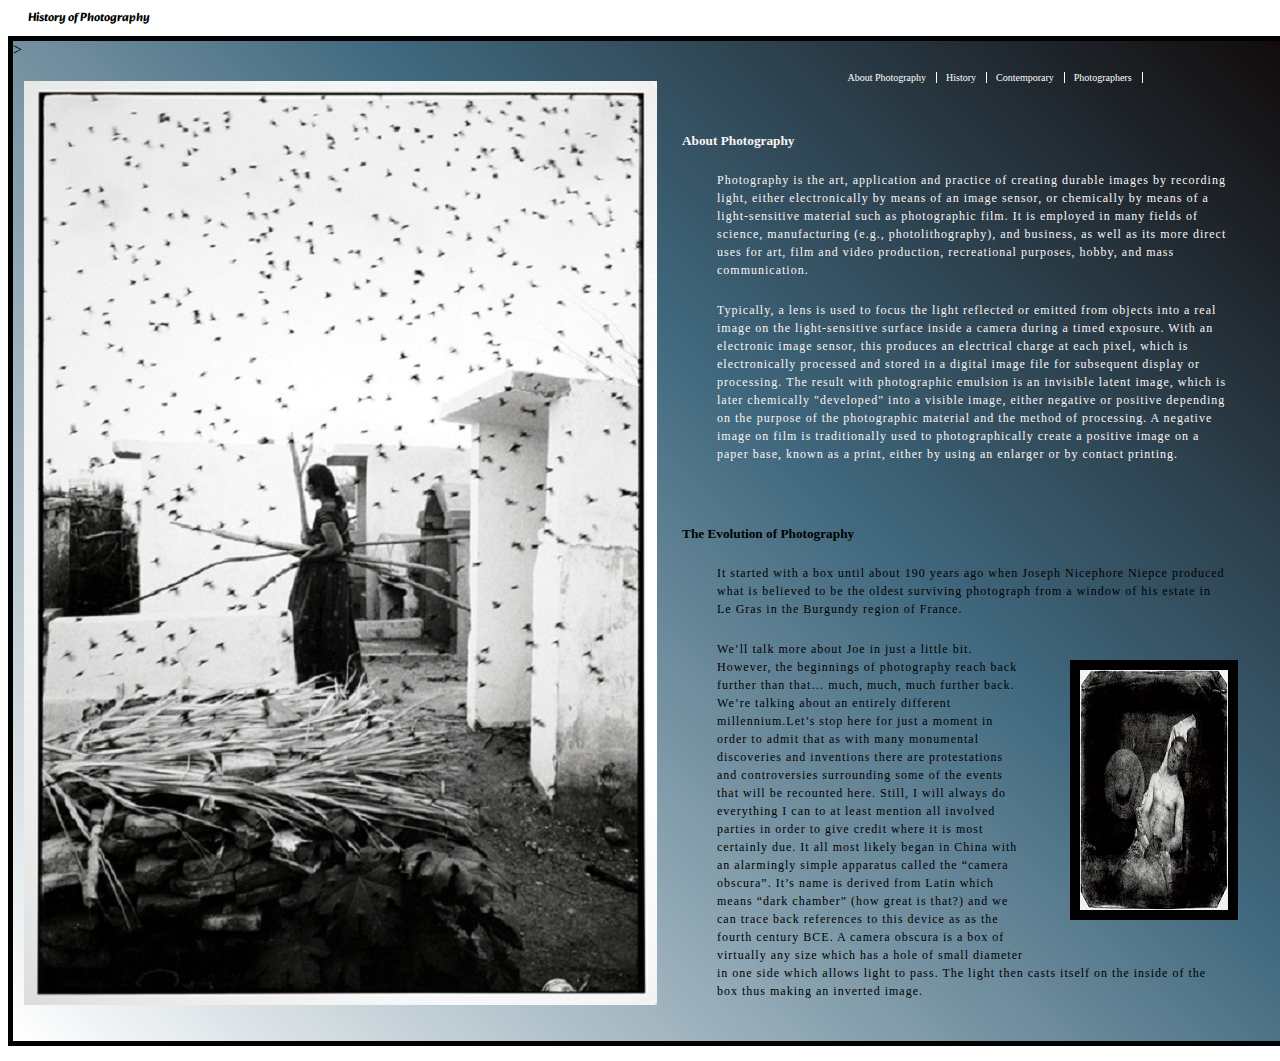
<file: index.html>
<!DOCTYPE html>
<html lang="en">

 <head>
    <title>History of Photography</title>
    <meta charset="UTF-8">
    <meta name="author descripiton=Kyoko freire">
    <meta name="viewport" content="width=device-width, initial-scale=1.0">
    <link rel="stylesheet" href="midterm.css"  media="screen"> 
    <link rel="preconnect" href="https://fonts.googleapis.com">
    <link rel="preconnect" href="https://fonts.gstatic.com" crossorigin>
    <link href="https://fonts.googleapis.com/css2?family=Alkatra&display=swap" rel="stylesheet">
 </head>

<body>
   <div class="header">
      <h1>History of Photography</h1>
   </div>

 <div class="container">
 <style>
   .container {background: rgb(63,129,167);
   background: linear-gradient(45deg, rgba(63,129,167,0) 0%, rgba(64,104,126,1) 60%, rgba(17,10,10,1) 100%);} 
</style>>

      <div class="left">
         
       <style>
         .photo1{margin-left:10% !important}
         .container{border: solid black 5px;}
       </style>

       <img src="images/1.jpg"  class="photo1 photo8" alt="photo 1" >
      </div>

      <div class="right">
          <nav>
            <ul>
               <li><a href="index.html">About Photography</li>
               <li><a href="history.html">History</a></li>
               <li><a href="contemporary.html">Contemporary</a></li>
               <li><a href="photographers.html">Photographers</a></li>
            </ul>
            </nav>

            

            <h5 style="margin-left: 30px;  width: 80%; color:hsl(0, 37%, 97%);">About Photography</h5>
             <p style="color:hsl(0, 37%, 97%);">Photography is the art, application and practice of creating durable images by recording light, either electronically by means of an image sensor, or chemically by means of a light-sensitive material such as photographic film. It is employed in many fields of science, manufacturing (e.g., photolithography), and business, as well as its more direct uses for art, film and video production, recreational purposes, hobby, and mass communication.</p>
             <p style="color:hsl(0, 37%, 97%);">Typically, a lens is used to focus the light reflected or emitted from objects into a real image on the light-sensitive surface inside a camera during a timed exposure. With an electronic image sensor, this produces an electrical charge at each pixel, which is electronically processed and stored in a digital image file for subsequent display or processing. The result with photographic emulsion is an invisible latent image, which is later chemically "developed" into a visible image, either negative or positive depending on the purpose of the photographic material and the method of processing. A negative image on film is traditionally used to photographically create a positive image on a paper base, known as a print, either by using an enlarger or by contact printing.</p>
               </br>

             <h5 style="margin-left: 30px;  width: 80%;">The Evolution of Photography</h5>
             <p style="color:black;">It started with a box until about 190 years ago when Joseph Nicephore Niepce produced what is believed to be the oldest surviving photograph from a window of his estate in Le Gras in the Burgundy region of France.</p>
            
            <style>
             .photo8{
               float: right;
               margin: 20px 55px 40px 35pt;
               clear:clear;
             }
             .border{
               border:solid 10px;
               border-color:black;
             }
             </style>

             <img src="images/8.jpg" class="photo8 border"  alt="photo 8" >
             <p> We’ll talk more about Joe in just a little bit. However, the beginnings of photography reach back further than that… much, much, much further back. We’re talking about an entirely different millennium.Let’s stop here for just a moment in order to admit that as with many monumental discoveries and inventions there are protestations and controversies surrounding some of the events that will be recounted here. Still, I will always do everything I can to at least mention all involved parties in order to give credit where it is most certainly due. It all most likely began in China with an alarmingly simple apparatus called the “camera obscura”. It’s name is derived from Latin which means “dark chamber” (how great is that?) and we can trace back references to this device as as the fourth century BCE. A camera obscura is a box of virtually any size which has a hole of small diameter in one side which allows light to pass. The light then casts itself on the inside of the box thus making an inverted image.</p>
             
      </div>
 </div>
</body>
</html>
</file>
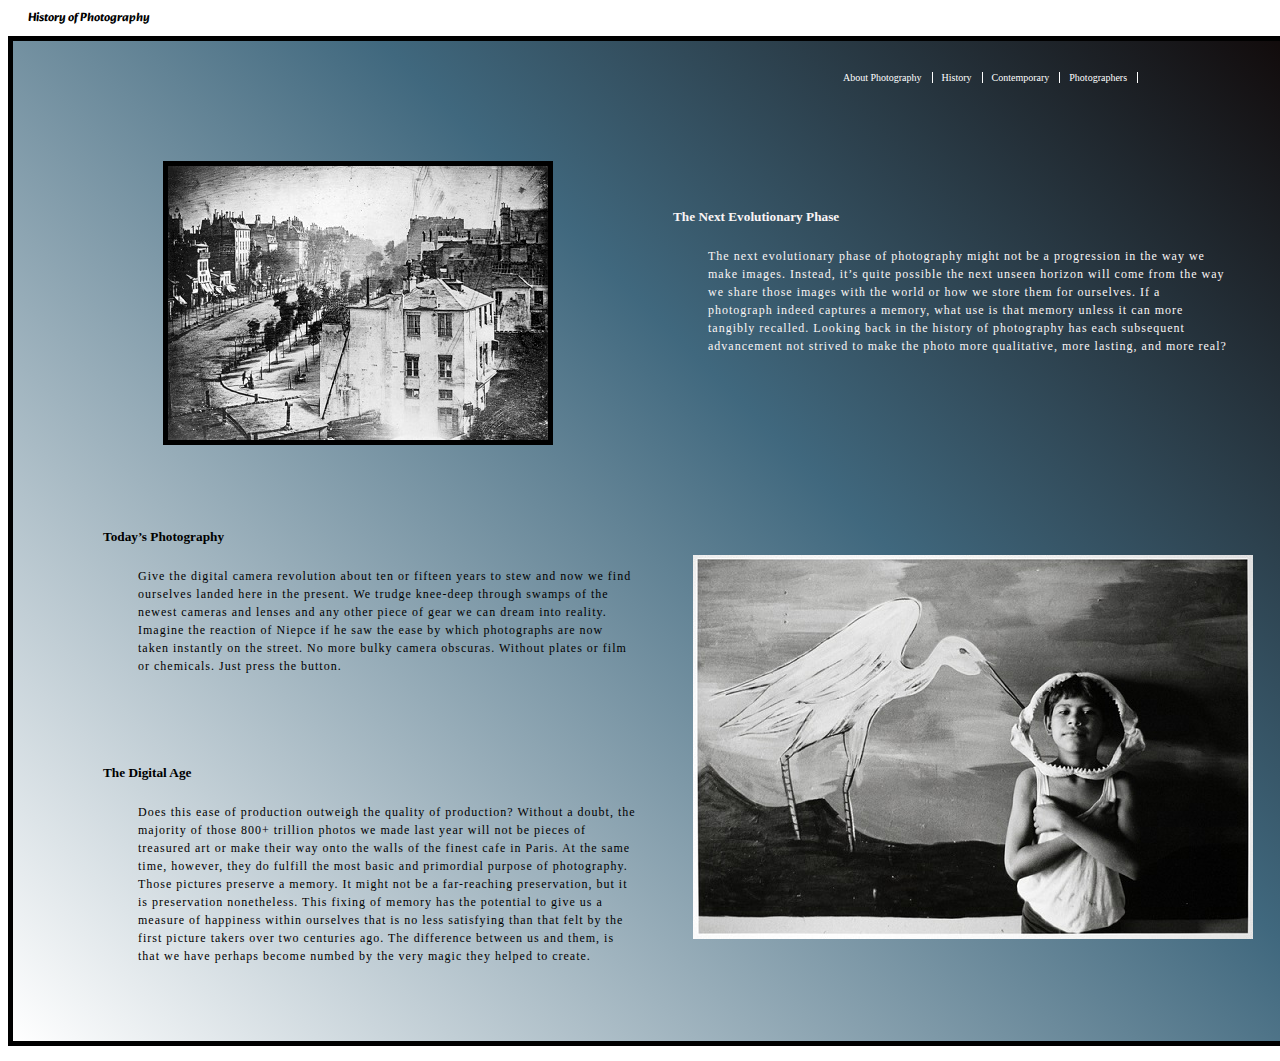
<file: contemporary.html>
<!DOCTYPE html>
<html lang="en">

 <head>
    <title>History of Photography</title>
    <meta charset="UTF-8">
    <meta name="author descripiton=Kyoko freire">
    <meta name="viewport" content="width=device-width, initial-scale=1.0">
    <link rel="stylesheet" href="midterm.css"  media="screen"> 
    <link rel="preconnect" href="https://fonts.googleapis.com">
    <link rel="preconnect" href="https://fonts.gstatic.com" crossorigin>
    <link href="https://fonts.googleapis.com/css2?family=Alkatra&display=swap" rel="stylesheet">
 </head>

<body>
   <div class="header">
      <h1>History of Photography</h1>
   </div>

<div class="container">
   <style>
      .container {
        background: rgb(63,129,167);
        background: linear-gradient(45deg, rgba(63,129,167,0) 0%, rgba(64,104,126,1) 60%, rgba(17,10,10,1) 100%);} 
   </style>

   <div class="left">
    <img  src="images/3.jpg"  class="photo6" alt="photo 3" >
         <style>
          .photo6{
                  margin-top:100px;
                  margin-left:90px;
                  border: solid black 5px;
                }
         </style>
      <h5 style="margin-left: 30px;  margin-top:80px; width: 80%;">Today’s Photography</h5>
      <p style="color: black;">Give the digital camera revolution about ten or fifteen years to stew and now we find ourselves landed here in the present. We trudge knee-deep through swamps of the newest cameras and lenses and any other piece of gear we can dream into reality. Imagine the reaction of Niepce if he saw the ease by which photographs are now taken instantly on the street. No more bulky camera obscuras. Without plates or film or chemicals. Just press the button.</p>
      <h5 style="margin-left: 30px;  margin-top:80px; width: 80%;">The Digital Age</h5>
      <p style="color:black;">Does this ease of production outweigh the quality of production? Without a doubt, the majority of those 800+ trillion photos we made last year will not be pieces of treasured art or make their way onto the walls of the finest cafe in Paris. At the same time, however, they do fulfill the most basic and primordial purpose of photography. Those pictures preserve a memory. It might not be a far-reaching preservation, but it is preservation nonetheless. This fixing of memory has the potential to give us a measure of happiness within ourselves that is no less satisfying than that felt by the first picture takers over two centuries ago. The difference between us and them, is that we have perhaps become numbed by the very magic they helped to create.</p>
 
   </div>

   <div class="right">
     
          <nav>
            <ul>
               <li><a href="index.html">About  Photography</li>
               <li><a href="history.html">History</a></li>
               <li><a href="contemporary.html">Contemporary</a></li>
               <li><a href="photographers.html">Photographers</a></li>
            </ul>
          </nav>
        </br>
         <h5 style="margin-left: 30px;  margin-top:80px; width: 80%; color:hsl(0, 37%, 97%);">The Next Evolutionary Phase</h5>
        <p  style="color:hsl(0, 37%, 97%);">The next evolutionary phase of photography might not be a progression in the way we make images. Instead, it’s quite possible the next unseen horizon will come from the way we share those images with the world or how we store them for ourselves. If a photograph indeed captures a memory, what use is that memory unless it can more tangibly recalled. Looking back in the history of photography has each subsequent advancement not strived to make the photo more qualitative, more lasting, and more real?</p>
        </br>
        <img  src="images/2.jpg"  class="photo4" alt="photo 2" >
            <style>
                .photo4{
                    margin-left: 50px;
                    margin-top: 160px;
                }
            </style>
    </div>
</div>
</body>
</html>
</file>
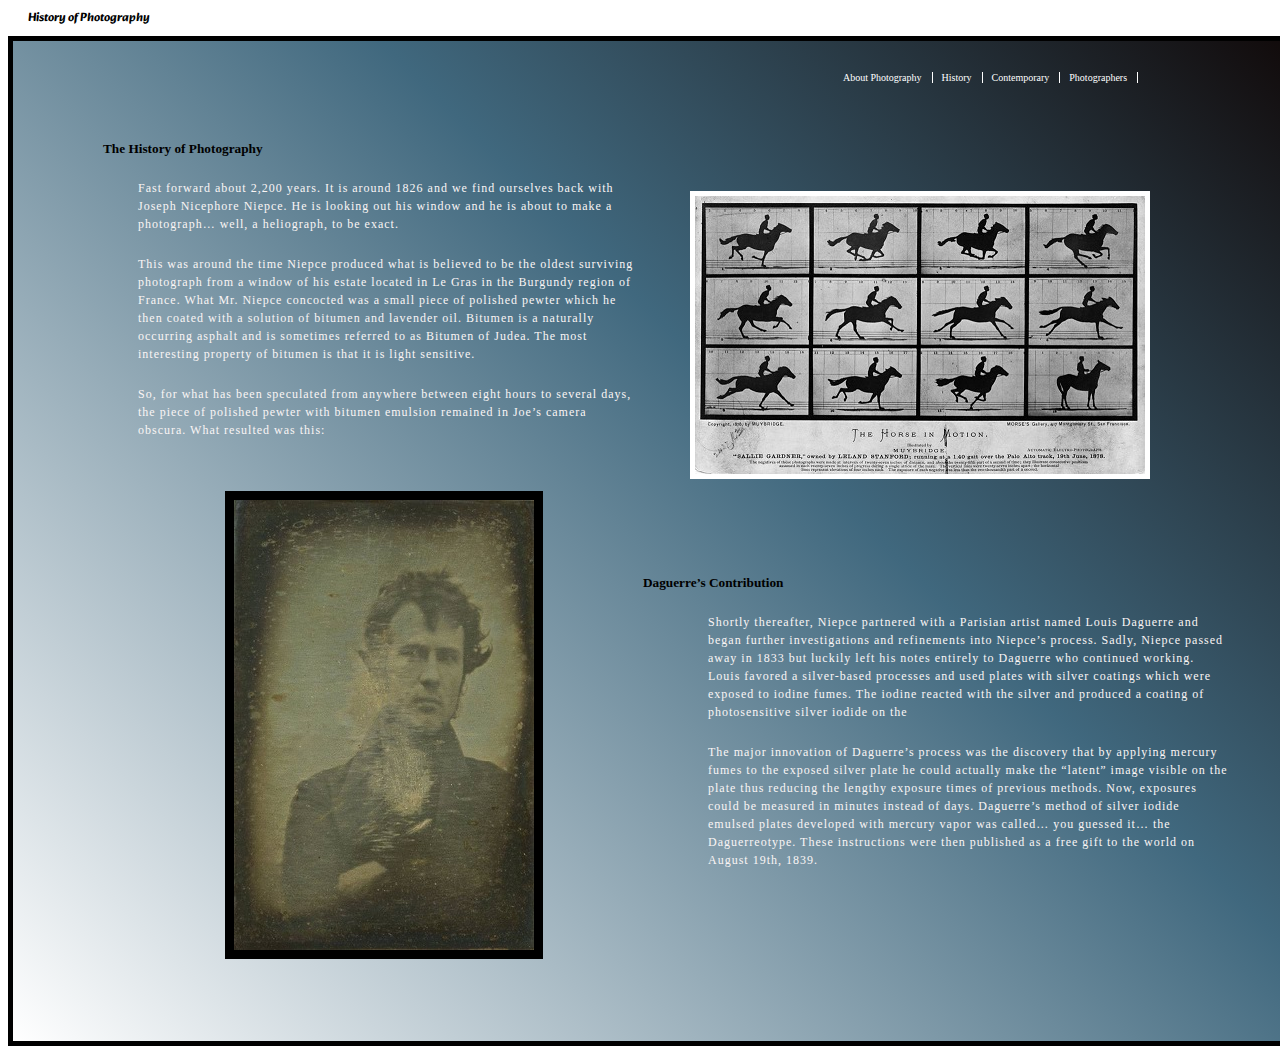
<file: history.html>
<!DOCTYPE html>
<html lang="en">

 <head>
    <title>History of Photography</title>
    <meta charset="UTF-8">
    <meta name="author descripiton=Kyoko freire">
    <meta name="viewport" content="width=device-width, initial-scale=1.0">
    <link rel="stylesheet" href="midterm.css"  media="screen"> 
    <link rel="preconnect" href="https://fonts.googleapis.com">
    <link rel="preconnect" href="https://fonts.gstatic.com" crossorigin>
    <link href="https://fonts.googleapis.com/css2?family=Alkatra&display=swap" rel="stylesheet">
 </head>

<body>
   <div class="header">
      <h1>History of Photography</h1>
   </div>

<div class="container">
   <style>
      .container {background: rgb(63,129,167);
      background: linear-gradient(45deg, rgba(63,129,167,0) 0%, rgba(64,104,126,1) 60%, rgba(17,10,10,1) 100%);} 
   </style>

   <div class="left">
      <h5 style="margin-left: 30px;  margin-top:80px; width: 80%;">The History of Photography</h5>
      <p style="color:hsl(0, 37%, 97%);">Fast forward about 2,200 years. It is around 1826 and we find ourselves back with Joseph Nicephore Niepce. He is looking out his window and he is about to make a photograph… well, a heliograph, to be exact.</p>
      <p style="color:hsl(0, 37%, 97%);">This was around the time Niepce produced what is believed to be the oldest surviving photograph from a window of his estate located in Le Gras in the Burgundy region of France. What Mr. Niepce concocted was a small piece of polished pewter which he then coated with a solution of bitumen and lavender oil. Bitumen is a naturally occurring asphalt and is sometimes referred to as Bitumen of Judea. The most interesting property of bitumen is that it is light sensitive.</p>
      <p style="color:hsl(0, 37%, 97%);">So, for what has been speculated from anywhere between eight hours to several days, the piece of polished pewter with bitumen emulsion remained in Joe’s camera obscura. What resulted was this:</p>

   <img  src="images/6.jpg"  class="photo6" alt="photo 6" >
         <style>
          .photo6{float:right;
                  margin: 30px 160px 0 20px;
                  border: solid black 9px;
                }
         </style>
 
   </div>

   <div class="right">
     
          <nav>
            <ul>
               <li><a href="index.html">About  Photography</li>
               <li><a href="history.html">History</a></li>
               <li><a href="contemporary.html">Contemporary</a></li>
               <li><a href="photographers.html">Photographers</a></li>
            </ul>
            </nav>

      <img  src="images/4.jpg"  class="photo4" alt="photo 4" >
      <style>
       .photo4{float: right top;
               margin: 80px 70px 70px 35pt;
               border: solid white 5px;
              }
      </style>
      <br />
      <h5>Daguerre’s Contribution</h5>
      <p style="color:hsl(0, 37%, 97%);">Shortly thereafter, Niepce partnered with a Parisian artist named Louis Daguerre and began further investigations and refinements into Niepce’s process. Sadly, Niepce passed away in 1833 but luckily left his notes entirely to Daguerre who continued working. Louis favored a silver-based processes and used plates with silver coatings which were exposed to iodine fumes. The iodine reacted with the silver and produced a coating of photosensitive silver iodide on the </p>
      <p style="color:hsl(0, 37%, 97%);">The major innovation of Daguerre’s process was the discovery that by applying mercury fumes to the exposed silver plate he could actually make the “latent” image visible on the plate thus reducing the lengthy exposure times of previous methods. Now, exposures could be measured in minutes instead of days. Daguerre’s method of silver iodide emulsed plates developed with mercury vapor was called… you guessed it… the Daguerreotype. These instructions were then published as a free gift to the world on August 19th, 1839.</p>   
      </div>
 </div>
</body>
</html>
</file>
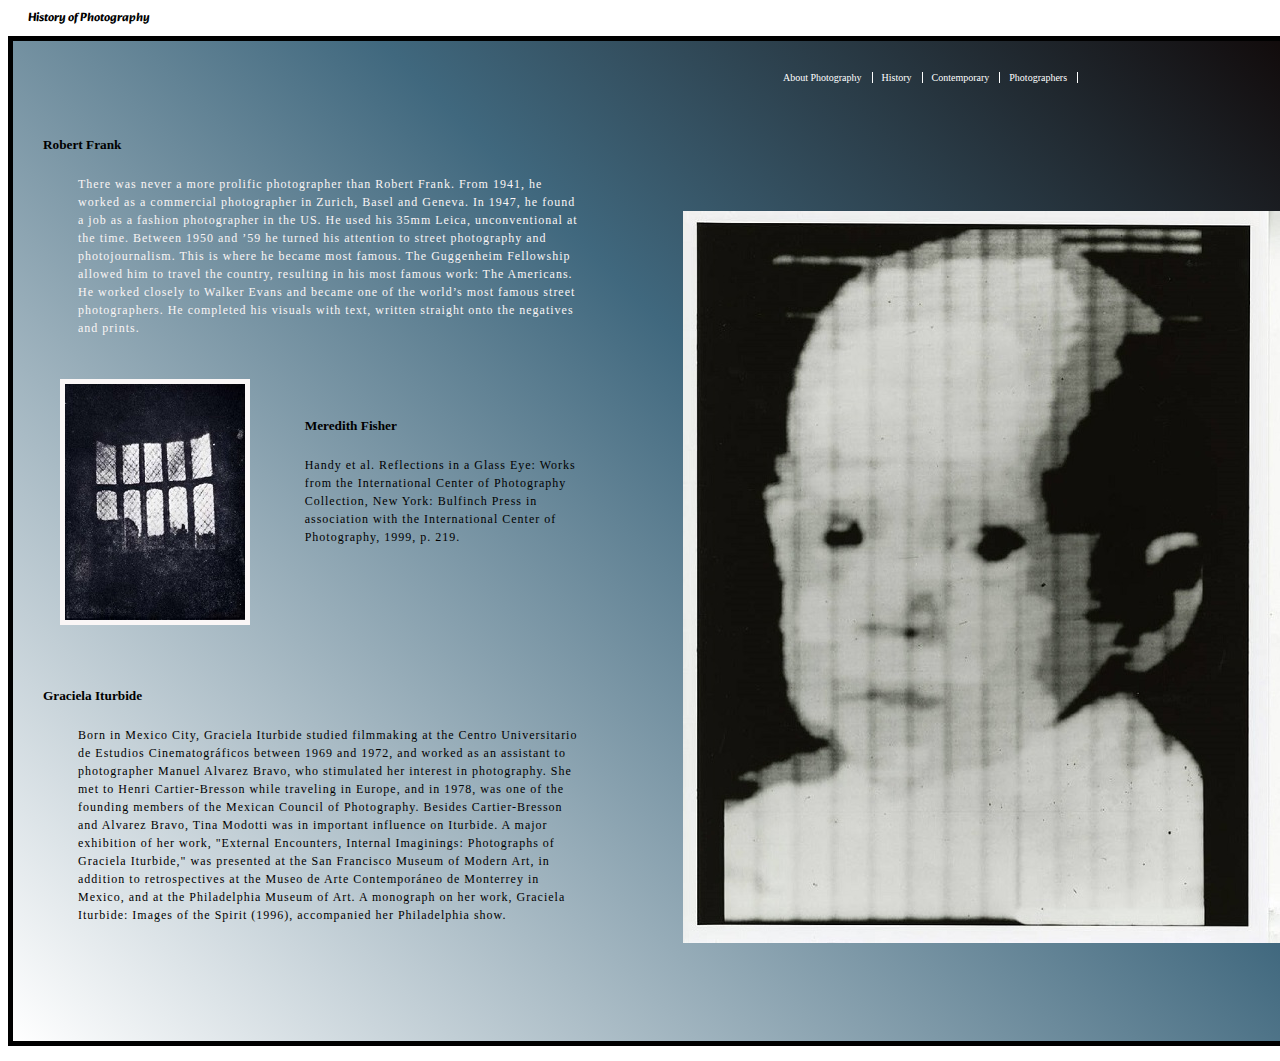
<file: photographers.html>
<!DOCTYPE html>
<html lang="en">

 <head>
    <title>History of Photography</title>
    <meta charset="UTF-8">
    <meta name="author descripiton=Kyoko freire">
    <meta name="viewport" content="width=device-width, initial-scale=1.0">
    <link rel="stylesheet" href="midterm.css"  media="screen"> 
    <link rel="preconnect" href="https://fonts.googleapis.com">
    <link rel="preconnect" href="https://fonts.gstatic.com" crossorigin>
    <link href="https://fonts.googleapis.com/css2?family=Alkatra&display=swap" rel="stylesheet">
 </head>

<body>
   <div class="header">
      <h1>History of Photography</h1>
   </div>

 <div class="container">
    <div class="left noMarginLeft">
        <style>
           .container {background: rgb(63,129,167);
           background: linear-gradient(45deg, rgba(63,129,167,0) 0%, rgba(64,104,126,1) 60%, rgba(17,10,10,1) 100%);} 
        </style>
        </br>
        </br>
        </br> 
        <h5 style="margin-left: 30px;  width: 80%;">Robert Frank</h5>
           <p style="color:hsl(0, 37%, 97%);">There was never a more prolific photographer than Robert Frank. From 1941, he worked as a commercial photographer in Zurich, Basel and Geneva.
            In 1947, he found a job as a fashion photographer in the US. He used his 35mm Leica, unconventional at the time. Between 1950 and ’59 he turned his attention to street photography and photojournalism.
            This is where he became most famous. The Guggenheim Fellowship allowed him to travel the country, resulting in his most famous work: The Americans.
            He worked closely to Walker Evans and became one of the world’s most famous street photographers. He completed his visuals with text, written straight onto the negatives and prints.</p>
            
            <img style="float:left; 
            border:solid 5px;
            border-color:rgb(250, 246, 246);"
            src="images/7.jpg" class="photo7 border"  alt="photo 7">

            <div style="float:right">
                <h5 style="margin-left: 30px;  width: 80%;">Graciela Iturbide</h5>
                <p style="color:black;">Born in Mexico City, Graciela Iturbide studied filmmaking at the Centro Universitario de Estudios Cinematográficos between 1969 and 1972, and worked as an assistant to photographer Manuel Alvarez Bravo, who stimulated her interest in photography. She met to Henri Cartier-Bresson while traveling in Europe, and in 1978, was one of the founding members of the Mexican Council of Photography. Besides Cartier-Bresson and Alvarez Bravo, Tina Modotti was in important influence on Iturbide. A major exhibition of her work, "External Encounters, Internal Imaginings: Photographs of Graciela Iturbide," was presented at the San Francisco Museum of Modern Art, in addition to retrospectives at the Museo de Arte Contemporáneo de Monterrey in Mexico, and at the Philadelphia Museum of Art. A monograph on her work, Graciela Iturbide: Images of the Spirit (1996), accompanied her Philadelphia show.</p></br>
            </div>
         </br>
         </br> 
        <h5 style="margin-left: 30px;  width: 80%;">Meredith Fisher</h5>
            <p style="color:black;">Handy et al. Reflections in a Glass Eye: Works from the International Center of Photography Collection, New York: Bulfinch Press in association with the International Center of Photography, 1999, p. 219.</p>
        
        <style>
         .photo7{
           float: right;
           margin: 20px 55px 40px 35pt;
           clear:clear;
            border:solid 10px;
           border-color:black;
         }
         </style>
  </div>
      <div class="right">
        <nav>
            <ul>
               <li><a href="index.html">About Photography</li>
               <li><a href="history.html">History</a></li>
               <li><a href="contemporary.html">Contemporary</a></li>
               <li><a href="photographers.html">Photographers</a></li>
            </ul>
            </nav>
        
       <img class="noMarginTop nom" src="images/5.jpg" alt="photo 5" >
         
       <style>
         .noMarginLeft{margin-left: 0px !important}
         .noMarginTop{margin-top: 100px !important}
         .nom{margin-left:100px !important}
         .container{border: solid black 5px;}
       </style>

   </div>
</div>
</body>
</html>
</file>
<file: midterm.css>
p{
    font-size: 12px;
    padding:0 65px 10px;
    letter-spacing: 1px;
    line-height: 1.5;
}

a {text-decoration:none;}

.header{
    width: 1280px;
    margin:0 auto;
    display: left;
    padding-left: 20px;
    font-size: 6px; 
    font-family: 'Alkatra', cursive;
   
}

.container{
    width: 1280px;
    height: 1000px;
    margin:0 auto;
    display: flex;
    border:solid black 5px;
}

nav li{
    font-size: 10px;
    display:inline;
    border-right: solid 1px #fff;
    padding-left: .5em;
    padding-right: 1em;
}

nav{
    padding: 10px;
    text-align: center;
    
}

nav a{
    color: white;
    text-decoration: none;
    
}

nav a:hover{
    color:rgb(14, 44, 14);
}


.left{
    width: 630px;
    height: 1000px;
    margin-left: 60px;
    margin-right: -60px;
    margin-top: 20px;
}

.right{
    width: 650px;
    height: 1000px;
}
</file>
